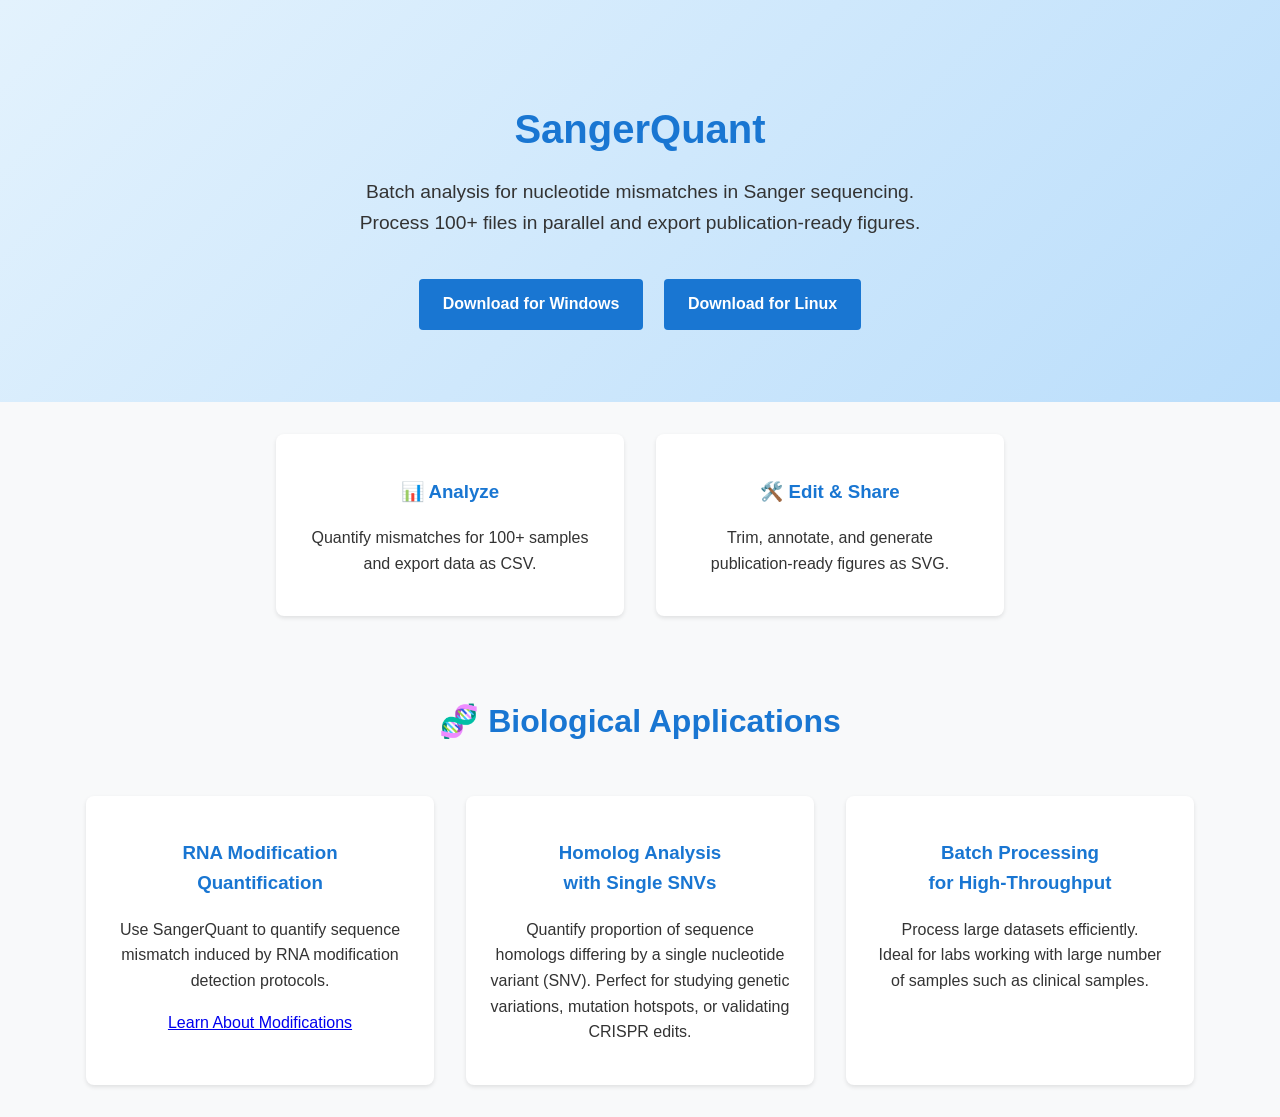
<file: index.html>
<!DOCTYPE html>
<html lang="en">
<head>
    <meta charset="UTF-8">
    <meta name="viewport" content="width=device-width, initial-scale=1.0">
    <title>SangerQuant | Batch Sanger Sequence Analysis</title>
    <link rel="stylesheet" href="styles.css">
</head>
<body>
    <section class="hero">
        <h1>SangerQuant</h1>
        <p>Batch analysis for nucleotide mismatches in Sanger sequencing. <br> Process 100+ files in parallel and export publication-ready figures.</p>
        
         <div class="download-buttons">
            <a href="https://github.com/sebastien-relier/SangerQuant/releases/download/v1.0.0/sangerquant-windows10.exe" class="cta-button windows-button">Download for Windows</a>
            <a href="https://github.com/sebastien-relier/SangerQuant/releases/download/v1.0.0/SangerQuant-linux-x86_64.AppImage" class="cta-button linux-button">Download for Linux</a>
        </div>
        <!--
        <a href="#demo" class="cta-button">Watch Demo</a>
        <img src="http://sebastien-relier.github.io/SangerQuant.png" alt="SangerQuant Interface" class="app-screenshot">
        -->
    </section>

    <section class="features">
		<div class="feature-card">
            <h3>📊 Analyze</h3>
            <p>Quantify mismatches for 100+ samples and export data as CSV.</p>
        </div>    
    
       
        <div class="feature-card">
            <h3>🛠️ Edit & Share</h3>
            <p>Trim, annotate, and generate <br> publication-ready figures as SVG.</p>
        </div>
    </section>

    <h2 class="section-title">🧬 Biological Applications</h2>
    <section class="applications">
        <div class="application-card">
            <h3>RNA Modification <br> Quantification</h3>
            <p> Use SangerQuant to quantify sequence mismatch induced by RNA modification detection protocols.</p>
            <a href="modifications.html">Learn About Modifications</a>
        </div>
        <div class="application-card">
            <h3>Homolog Analysis <br> with Single SNVs </h3>
            <p> Quantify proportion of sequence homologs differing by a single nucleotide variant (SNV). Perfect for studying genetic variations, mutation hotspots, or validating CRISPR edits.</p>
        </div>
        <div class="application-card">
            <h3>Batch Processing <br> for High-Throughput</h3>
            <p>Process large datasets efficiently. <br> Ideal for labs working with large number of samples such as clinical samples.</p>
        </div>
    </section>
</body>
</html>
</file>
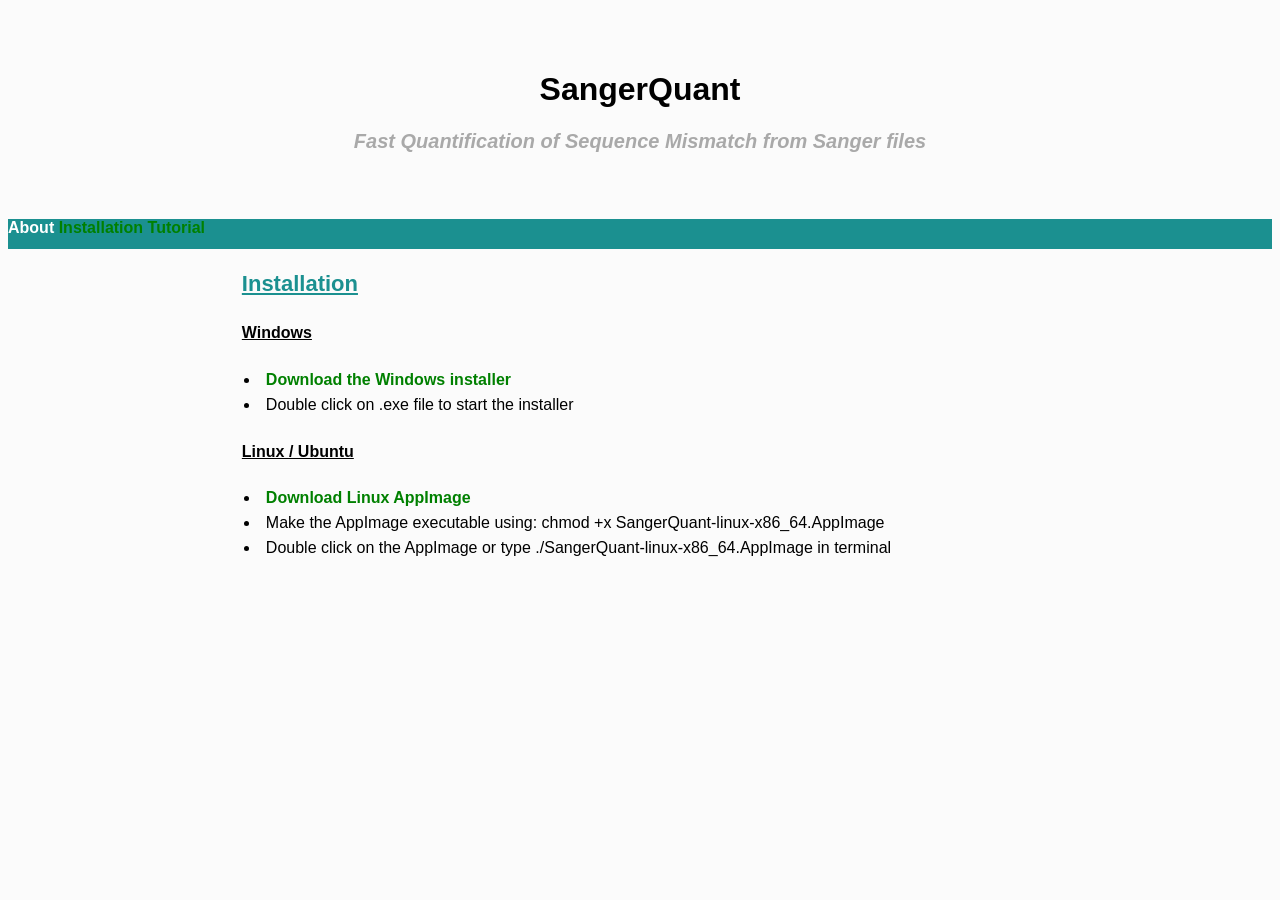
<file: installation.html>
<!DOCTYPE html>
<html lang="fr">
<body>

<head>
	<link rel="stylesheet" href="page.css">
	<meta charset="utf-8">
	<script src="https://code.jquery.com/jquery-1.10.2.js"></script>
</head>



<!-- create page header -->
<header>

	<h1> SangerQuant </h1>
	<h2> Fast Quantification of Sequence Mismatch from Sanger files </h2>

</header>


<!-- create navbar -->
<div class="navbar">
	
	<a id="navlink" href="./index.html"> About </a>
	<a class="navlink" href="./installation.html"> Installation </a>
	<a class="navlink" href="./tutorial.html"> Tutorial </a>

</div>


<!-- create article content -->
<article>

	<section>
	
		<h3> Installation </h3>	

		<h5>  Windows  </h5>	
	
		<li> <a href="https://github.com/sebastien-relier/SangerQuant/releases/download/v1.0.0/sangerquant-windows10.exe"> Download the Windows installer  </a> </li>	
		<li> Double click on .exe file to start the installer </li>
		

		<h5> Linux / Ubuntu </h5>		

		<li>  <a href="https://github.com/sebastien-relier/SangerQuant/releases/download/v1.0.0/SangerQuant-linux-x86_64.AppImage"> Download Linux AppImage </a>	</li>
		<li> Make the AppImage executable using: chmod +x SangerQuant-linux-x86_64.AppImage </li>
		<li> Double click on the AppImage or type ./SangerQuant-linux-x86_64.AppImage in terminal </li>	
		
	</section>
	

</body>
</html>
</file>
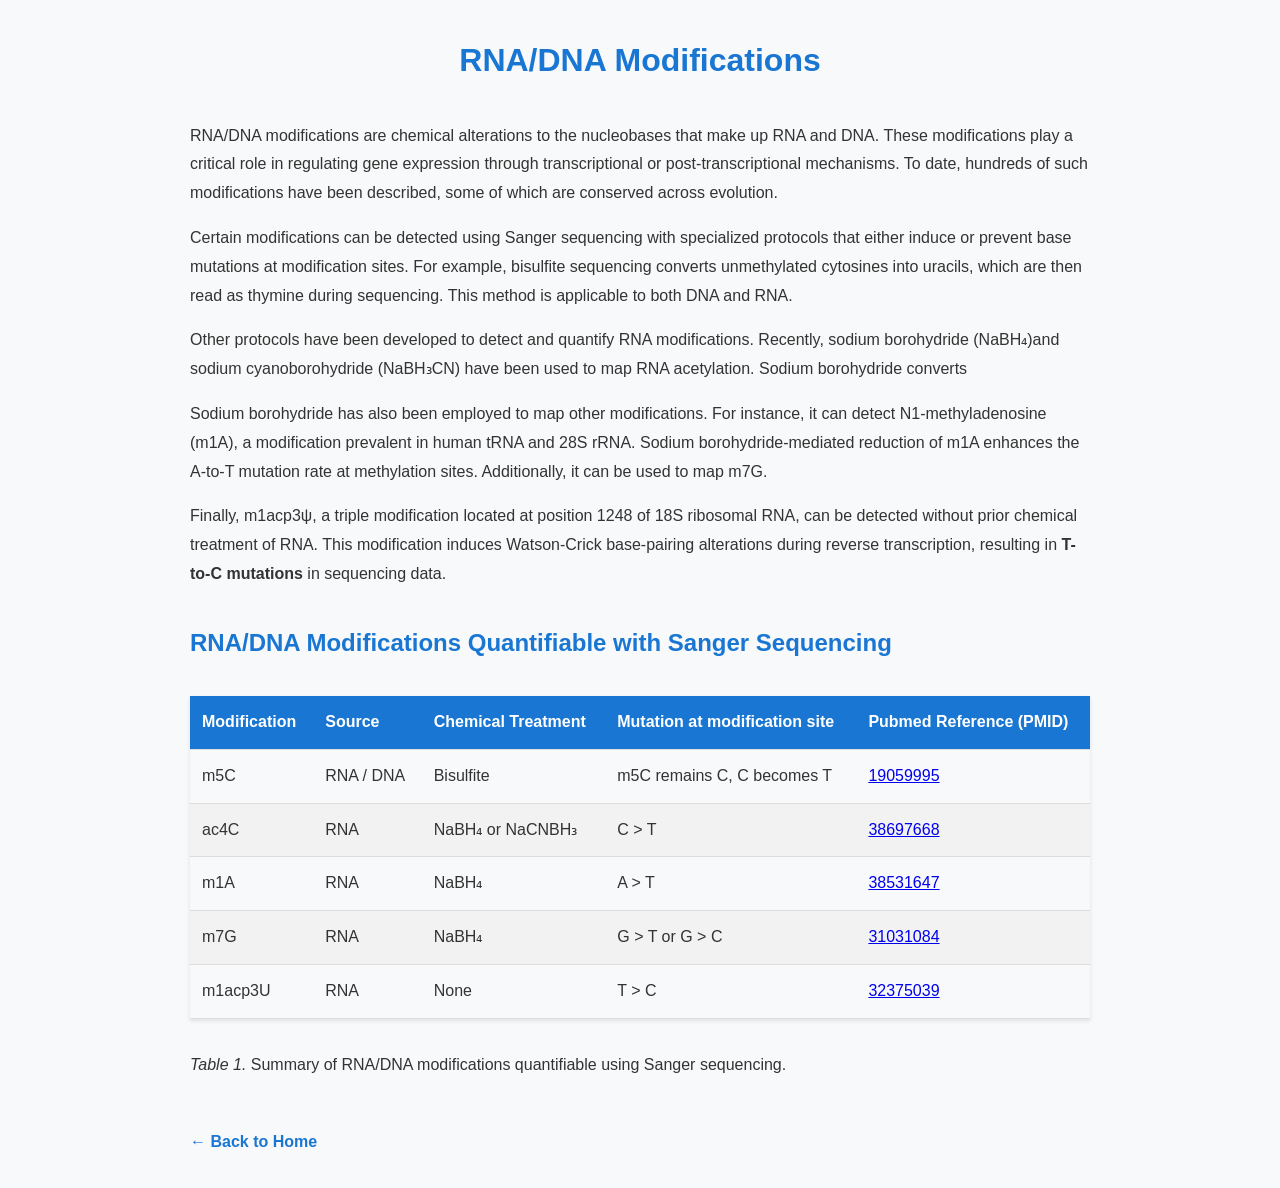
<file: modifications.html>
<!DOCTYPE html>
<html lang="en">
<head>
    <meta charset="UTF-8">
    <meta name="viewport" content="width=device-width, initial-scale=1.0">
    <title>RNA/DNA Modifications | SangerQuant</title>
    <link rel="stylesheet" href="styles.css">
    <style>
        /* Additional styles specific to this page */
        .content {
            max-width: 900px;
            margin: 2rem auto;
            padding: 0 1rem;
            line-height: 1.8;
        }
        h1 {
            color: #1976d2;
            text-align: center;
            margin-bottom: 2rem;
        }
        h2 {
            color: #1976d2;
            margin-top: 2rem;
        }
        table {
            width: 100%;
            border-collapse: collapse;
            margin: 2rem 0;
            box-shadow: 0 2px 4px rgba(0, 0, 0, 0.1);
        }
        th, td {
            padding: 12px;
            text-align: left;
            border-bottom: 1px solid #ddd;
        }
        th {
            background-color: #1976d2;
            color: white;
        }
        tr:nth-child(even) {
            background-color: #f2f2f2;
        }
        .back-link {
            display: inline-block;
            margin-top: 2rem;
            color: #1976d2;
            text-decoration: none;
            font-weight: bold;
        }
        .back-link:hover {
            text-decoration: underline;
        }
    </style>
</head>
<body>
    <div class="content">
        <h1> RNA/DNA Modifications</h1>

        <p>
            RNA/DNA modifications are chemical alterations to the nucleobases that make up RNA and DNA.
            These modifications play a critical role in regulating gene expression through transcriptional or post-transcriptional mechanisms.
            To date, hundreds of such modifications have been described, some of which are conserved across evolution.
        </p>

        <p>
            Certain modifications can be detected using Sanger sequencing with specialized protocols that either induce or prevent base mutations at modification sites.
            For example, bisulfite sequencing converts unmethylated cytosines into uracils, which are then read as thymine during sequencing.
            This method is applicable to both DNA and RNA.
        </p>

        <p>
            Other protocols have been developed to detect and quantify RNA modifications.
            Recently, sodium borohydride (NaBH₄)and sodium cyanoborohydride (NaBH₃CN) have been used to map RNA acetylation.
            Sodium borohydride converts <ac4C into H4-ac4C, leading to base misincorporation during reverse transcription.
            As a result, these modifications appear as C:T mutations in sequencing data.
        </p>

        <p>
            Sodium borohydride has also been employed to map other modifications.
            For instance, it can detect N1-methyladenosine (m1A), a modification prevalent in human tRNA and 28S rRNA.
            Sodium borohydride-mediated reduction of m1A enhances the A-to-T mutation rate at methylation sites.
            Additionally, it can be used to map m7G.
        </p>

        <p>
            Finally, m1acp3ψ, a triple modification located at position 1248 of 18S ribosomal RNA, can be detected without prior chemical treatment of RNA.
            This modification induces Watson-Crick base-pairing alterations during reverse transcription, resulting in <strong>T-to-C mutations</strong> in sequencing data.
        </p>

        <h2> RNA/DNA Modifications Quantifiable with Sanger Sequencing </h2>
        
			<table>
            <thead>
                <tr>
                    <th>Modification</th>
                    <th>Source</th>
                    <th>Chemical Treatment</th>
                    <th>Mutation at modification site</th>
                    <th> Pubmed Reference (PMID)
                </tr>
            </thead>
            <tbody>
                <tr>
                    <td>m5C</td>
                    <td>RNA / DNA</td>
                    <td>Bisulfite</td>
                    <td> m5C remains C, C becomes T</td>
                    <td> <a href="https://pmc.ncbi.nlm.nih.gov/articles/PMC2632927/"> 19059995 </a> </td>
                </tr>
                <tr>
                    <td>ac4C</td>
                    <td>RNA</td>
                    <td>NaBH₄ or NaCNBH₃</td>
                    <td>C &gt; T</td>
                    <td> <a href="https://pmc.ncbi.nlm.nih.gov/articles/PMC11182010/"> 38697668 </a> </td>
                </tr>
                <tr>
                    <td>m1A</td>
                    <td>RNA</td>
                    <td>NaBH₄</td>
                    <td>A &gt; T</td>
                    <td> <a href="https://pmc.ncbi.nlm.nih.gov/articles/PMC11019740/"> 38531647 </a> </td>
                </tr>
                <tr>
                    <td>m7G</td>
                    <td>RNA</td>
                    <td>NaBH₄</td>
                    <td> G &gt; T or G &gt; C</td>
                    <td> <a href="https://pmc.ncbi.nlm.nih.gov/articles/PMC6588483/"> 31031084 </a> </td>
                </tr>
                <tr>
                    <td>m1acp3U</td>
                    <td>RNA</td>
                    <td>None</td>
                    <td>T &gt; C</td>
                    <td> <a href="https://pubmed.ncbi.nlm.nih.gov/32375039/"> 32375039 </a> </td>
                </tr>
            </tbody>
        </table>
	
        <p>
            <em>Table 1.</em> Summary of RNA/DNA modifications quantifiable using Sanger sequencing.
        </p>

        <a href="index.html" class="back-link">← Back to Home</a>
    </div>
</body>
</html>
</file>
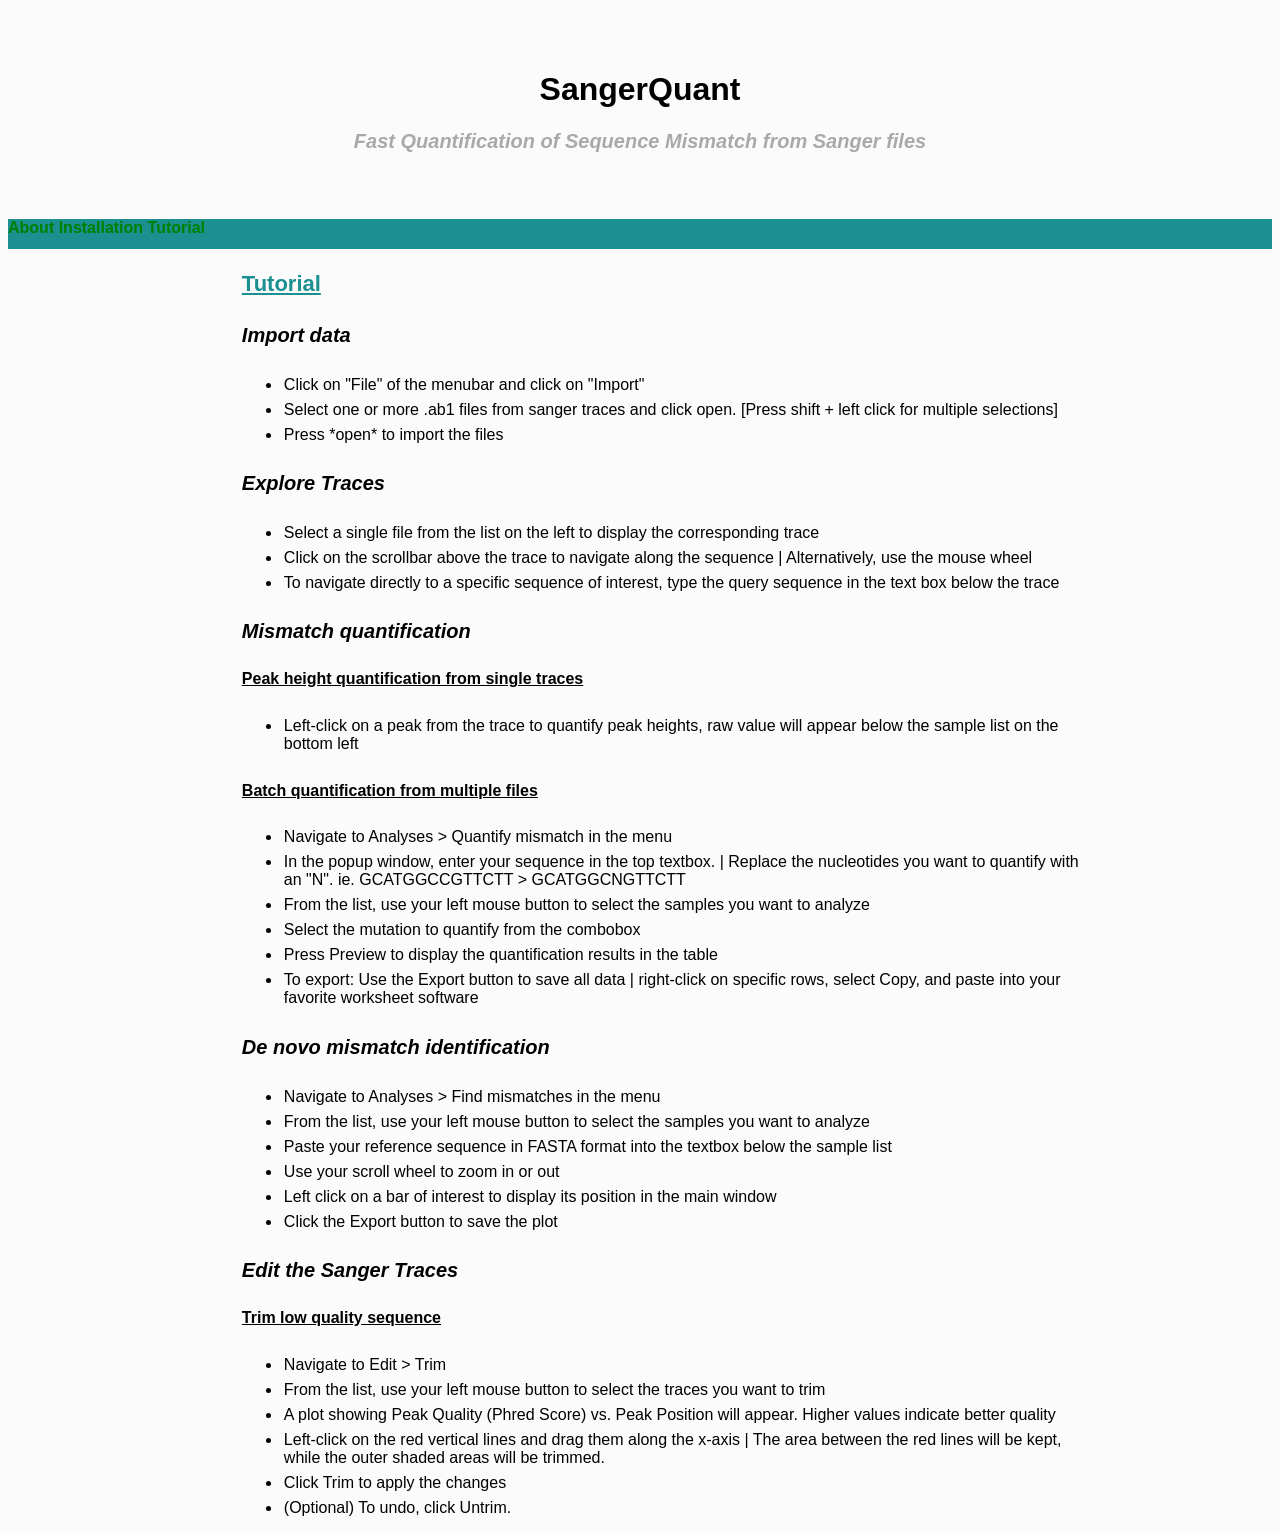
<file: tutorial.html>
<!DOCTYPE html>
<html lang="fr">
<body>

<head>
	<link rel="stylesheet" href="page.css">
	<meta charset="utf-8">
	<script src="https://code.jquery.com/jquery-1.10.2.js"></script>
</head>



<!-- create page header -->
<header>

<h1> SangerQuant </h1>
<h2> Fast Quantification of Sequence Mismatch from Sanger files </h2>

</header>


<!-- create navbar -->
<div class="navbar">

	<a class="navlink" href="./index.html"> About </a>
	<a class="navlink" href="./installation.html"> Installation </a>
	<a class="navlink" href="./tutorial.html"> Tutorial </a>

</div>



<!-- create article content -->
<article>


	
	<section>
	
		<h3> Tutorial </h3>	
	
		<h4> Import data </h4>
		
		<ul>
			<li> Click on "File" of the menubar and click on "Import" </li>		
			<li> Select one or more .ab1 files from sanger traces and click open. [Press shift + left click for multiple selections] </li>
			<li> Press *open* to import the files </li>
		</ul>
		
		
		<h4> Explore Traces </h4>
		
		<ul>
			<li> Select a single file from the list on the left to display the corresponding trace </li>	
			<li> Click on the scrollbar above the trace to navigate along the sequence | Alternatively, use the mouse wheel </li>
			<li> To navigate directly to a specific sequence of interest, type the query sequence in the text box below the trace </li>
		</ul>
		
		
		<h4> Mismatch quantification </h4>
			
			<h5> Peak height quantification from single traces </h5>
			
		<ul>
			<li> Left-click on a peak from the trace to quantify peak heights, raw value will appear below the sample list on the bottom left </li>	
		</ul>		
		
	
			<h5> Batch quantification from multiple files </h5>
			
			

		<ul>
			<li> Navigate to Analyses > Quantify mismatch in the menu </li>
			<li> In the popup window, enter your sequence in the top textbox.	| Replace the nucleotides you want to quantify with an "N". ie. GCATGGCCGTTCTT > GCATGGCNGTTCTT </li>
			<li> From the list, use your left mouse button to select the samples you want to analyze </li>
			<li> Select the mutation to quantify from the combobox </li>
			<li> Press Preview to display the quantification results in the table </li>
			<li> To export: Use the Export button to save all data | right-click on specific rows, select Copy, and paste into your favorite worksheet software </li>
		</ul>		
		
		
		
	


		
		
		
	
		<h4> De novo mismatch identification </h4>
		
		<ul>
			<li> Navigate to Analyses > Find mismatches in the menu </li>
			<li> From the list, use your left mouse button to select the samples you want to analyze </li>
			<li> Paste your reference sequence in FASTA format into the textbox below the sample list </li>
			<li> Use your scroll wheel to zoom in or out </li>
			<li> Left click on a bar of interest to display its position in the main window </li>
			<li> Click the Export button to save the plot </li>
		</ul>		
		
		<h4> Edit the Sanger Traces </h4>
			<h5> Trim low quality sequence </h5>
		
				<ul>
					<li> Navigate to Edit > Trim </li>
					<li> From the list, use your left mouse button to select the traces you want to trim </li>
					<li> A plot showing Peak Quality (Phred Score) vs. Peak Position will appear. Higher values indicate better quality </li>
					<li> Left-click on the red vertical lines and drag them along the x-axis | The area between the red lines will be kept, while the outer shaded areas will be trimmed. </li>
					<li> Click Trim to apply the changes </li>
					<li> (Optional) To undo, click Untrim. </li>
				</ul>	
	
	</section>



</article>












</body>
</html>
</file>
<file: styles.css>
body {
    font-family: -apple-system, BlinkMacSystemFont, 'Segoe UI', Roboto, sans-serif;
    line-height: 1.6;
    color: #333;
    margin: 0;
    padding: 0;
    background-color: #f8f9fa;
}

.hero {
    text-align: center;
    padding: 4rem 1rem;
    background: linear-gradient(135deg, #e3f2fd, #bbdefb);
}

.hero h1 {
    font-size: 2.5rem;
    margin-bottom: 1rem;
    color: #1976d2;
}

.hero p {
    font-size: 1.2rem;
    max-width: 700px;
    margin: 0 auto 2rem;
}

.cta-button {
    display: inline-block;
    background: #1976d2;
    color: white;
    padding: 0.8rem 1.5rem;
    border-radius: 4px;
    text-decoration: none;
    font-weight: bold;
    margin: 0.5rem;
    transition: background 0.3s;
}

.cta-button:hover {
    background: #1565c0;
}

.app-screenshot {
    max-width: 100%;
    border-radius: 8px;
    box-shadow: 0 4px 12px rgba(0, 0, 0, 0.1);
    margin: 2rem auto;
}

.features, .applications {
    display: flex;
    flex-wrap: wrap;
    justify-content: center;
    gap: 2rem;
    padding: 2rem;
}

.feature-card, .application-card {
    background: white;
    border-radius: 8px;
    padding: 1.5rem;
    width: 300px;
    box-shadow: 0 2px 4px rgba(0, 0, 0, 0.1);
    text-align: center;
}

.feature-card h3, .application-card h3 {
    color: #1976d2;
}

.section-title {
    text-align: center;
    font-size: 2rem;
    margin: 3rem 0 1rem;
    color: #1976d2;
}
</file>
<file: page.css>
body{
background-color: #FbFbFb;
font-family: helvetica;

}

header {
	text-align: center;
	color: black;
	margin-bottom: 0px;
	background-color: #FbFbFb;
}


/* ------- set up link to download ------- */
a {
  color: black;
  background-color: None;
  font-weight: bold;
  text-decoration: none;
}

a:link {
color: green;
text-decoration: none;
}


a:visited {
color: black;
text-decoration: none;
}

/* --------------------------------------- */




/* ------ style of the navbar -------- */
.navbar {
	background: #1b9090;
	width:100%;
	color:white;
	height: 30px;
	margin: 0px;	
}


#navlink:link {
color: white;
text-decoration: none;
}

#navlink:link {
color: white
text-decoration: none;
}



/* --------------------------------- */



article {	
	margin-left: 15%;
	margin-right: 15%;
	
	background-color: #FbFbFb;
	margin-top: 0px;
}

section {
margin-left: 5%;

}


/* -------- define style of the title ---------- */

h1 {
padding-top: 50px;
font-size: 32px;
color: black;
}

h2 {
font-size: 20px;
color: darkgrey;
padding-bottom: 50px;
font-style: italic
}

h3 {
margin-top 15px;
text-decoration: underline;
font-size: 22px;
color:#1b9090;
font-weight: bold;
}

h4 {
font-size: 20px;
padding-bottom: 0px;
font-style: italic;
color: black
}

h5 {
font-size: 16px;
text-decoration: underline; 
}

/* ----------------------------------------- */


p {
padding-bottom: 2px;
}




.btn {
border-color: black;
border-width: 1px;
color: black;
border-radius: 5px;
margin-bottom: 20px;
background-color: rgba(0,0,0,0);
text-align: center;
margin-left: 5%;
margin-right: 5%;
font-size: 18px;
width: 15%;
}


li {
margin-top: 3px;
padding: 2px;
font-size: 16px
}
</file>
